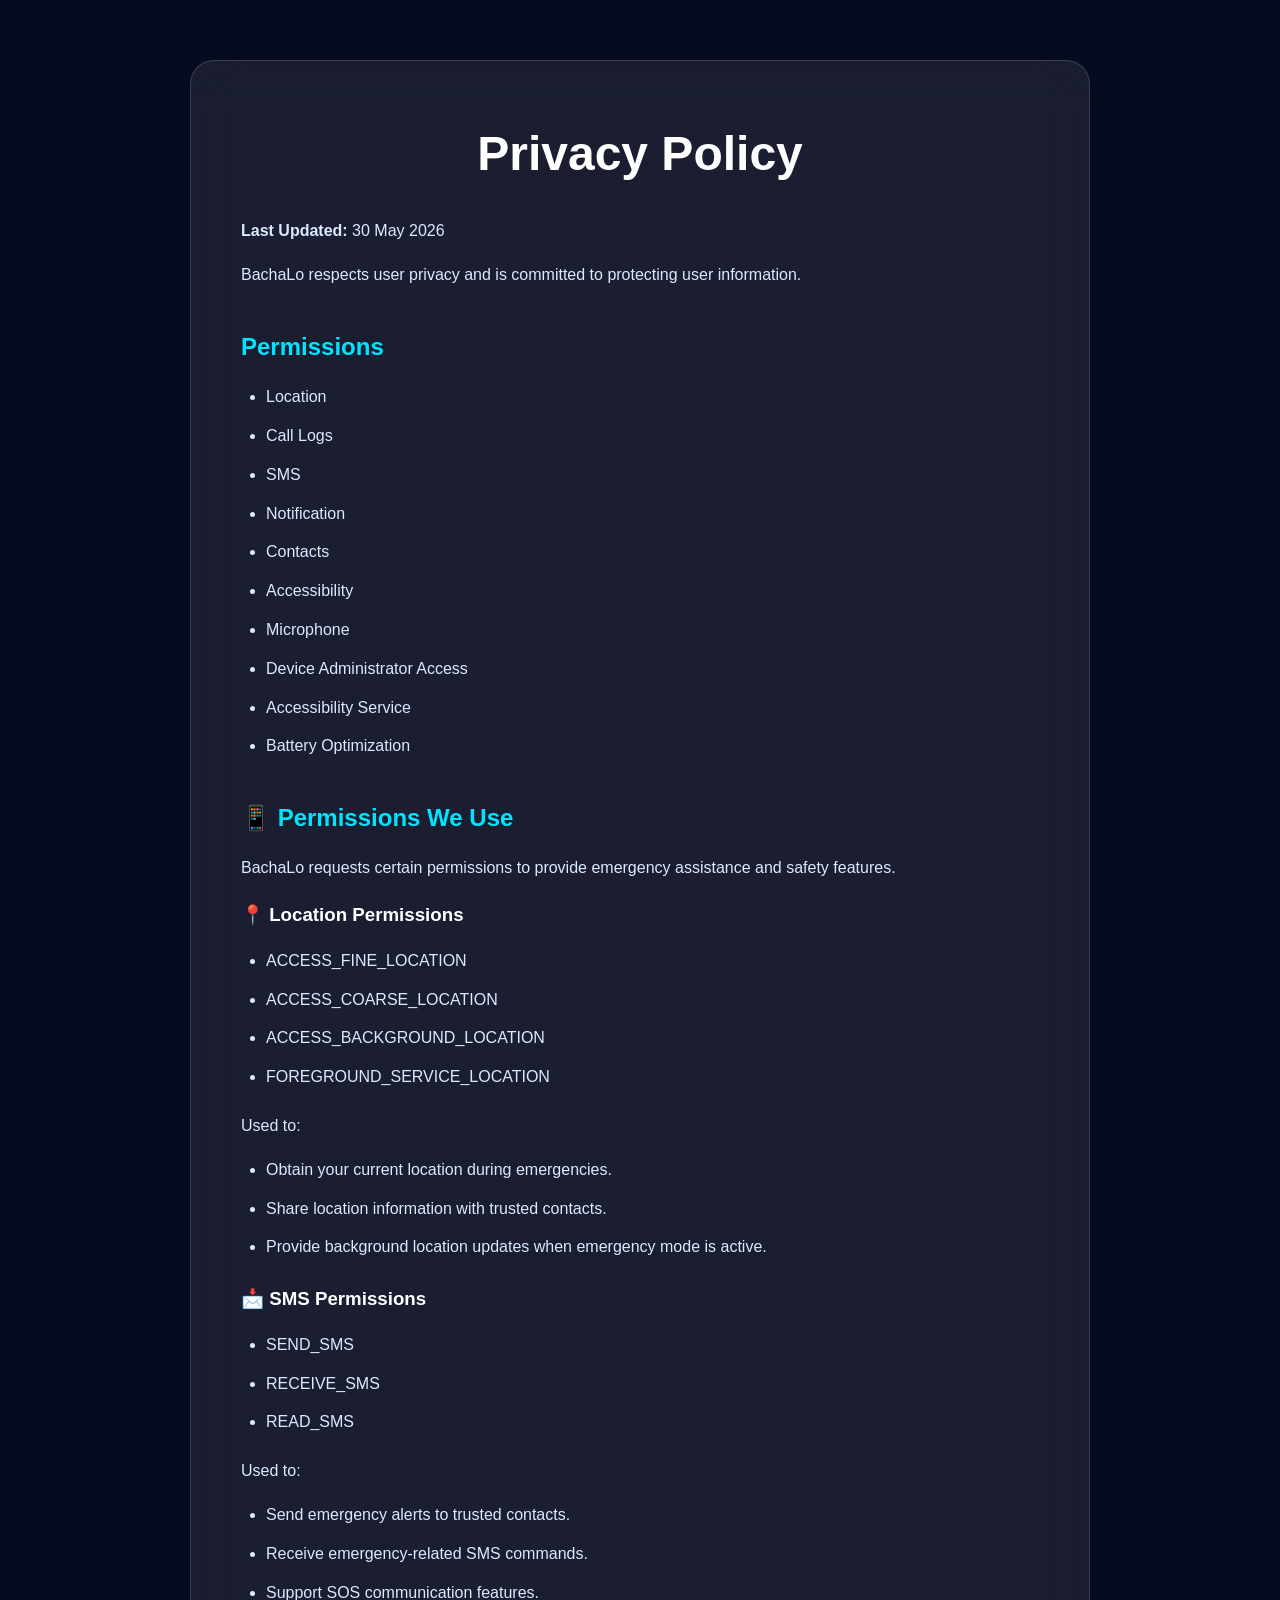
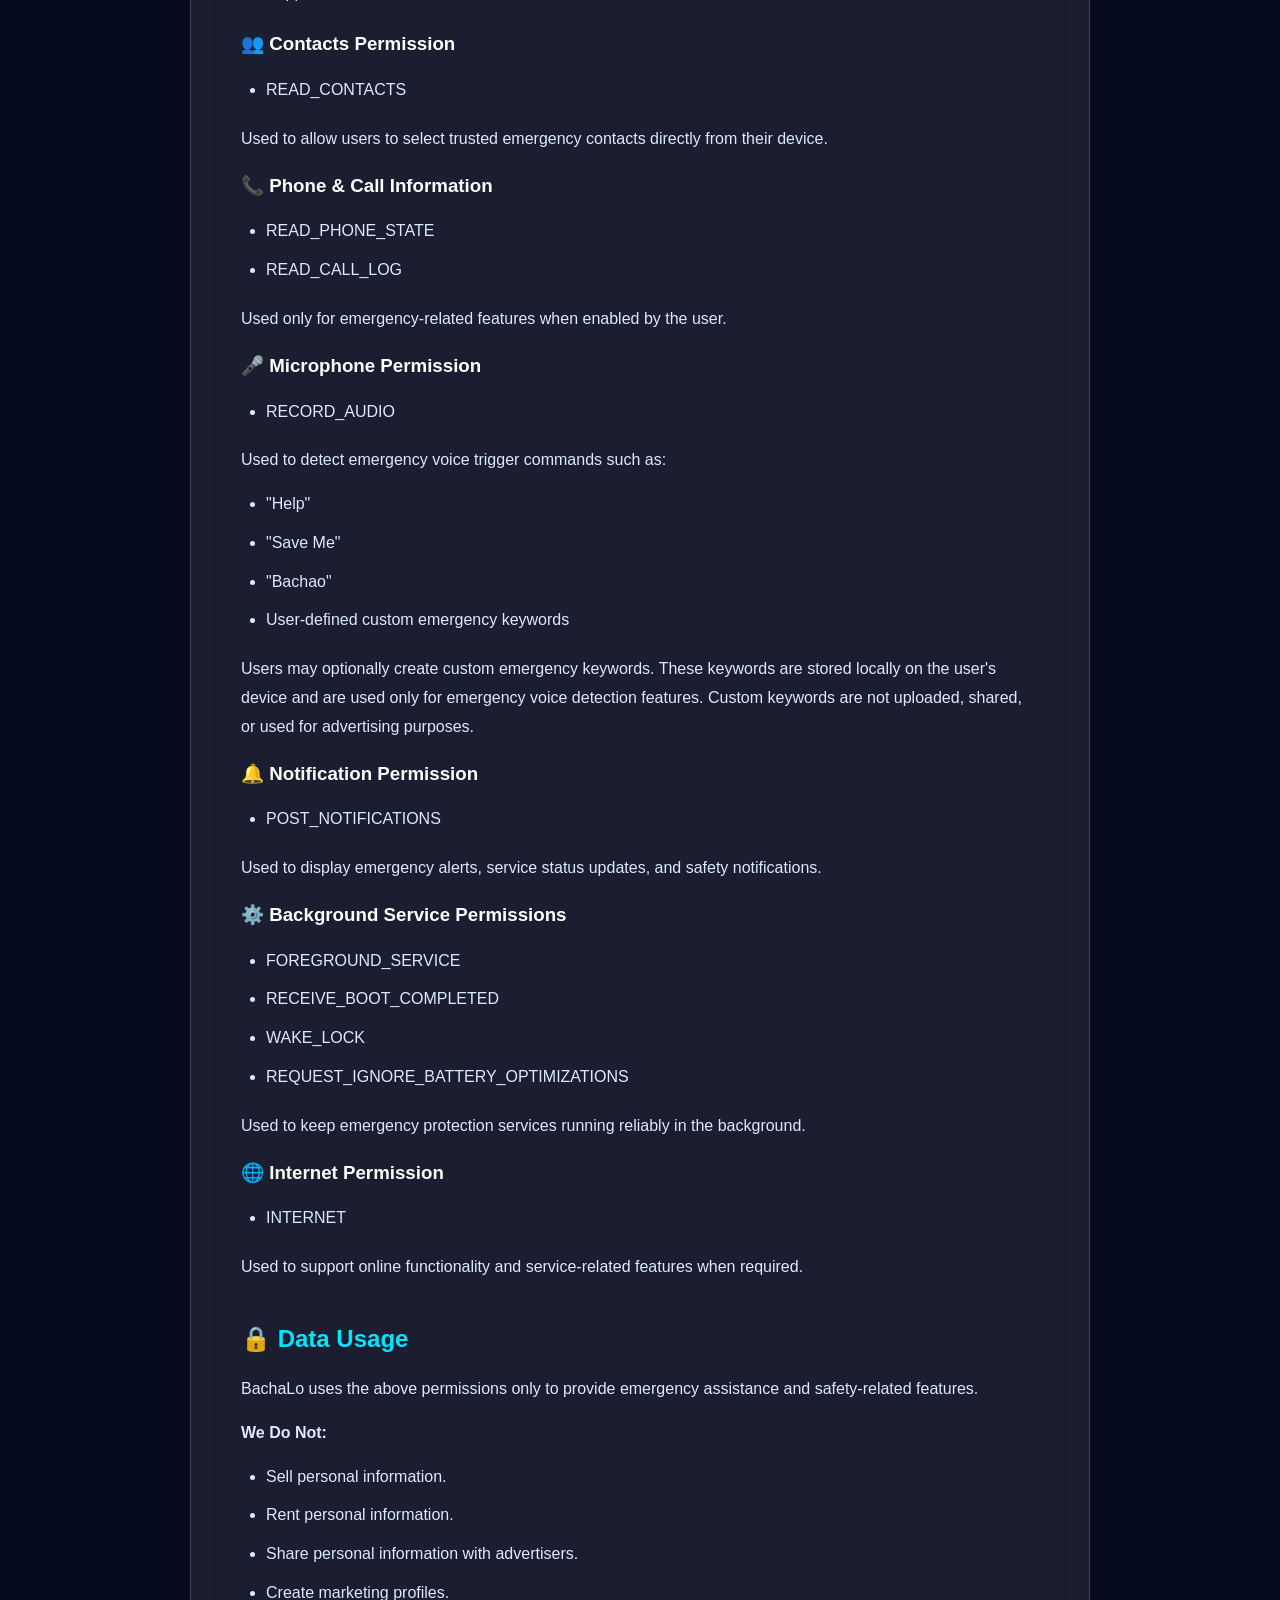
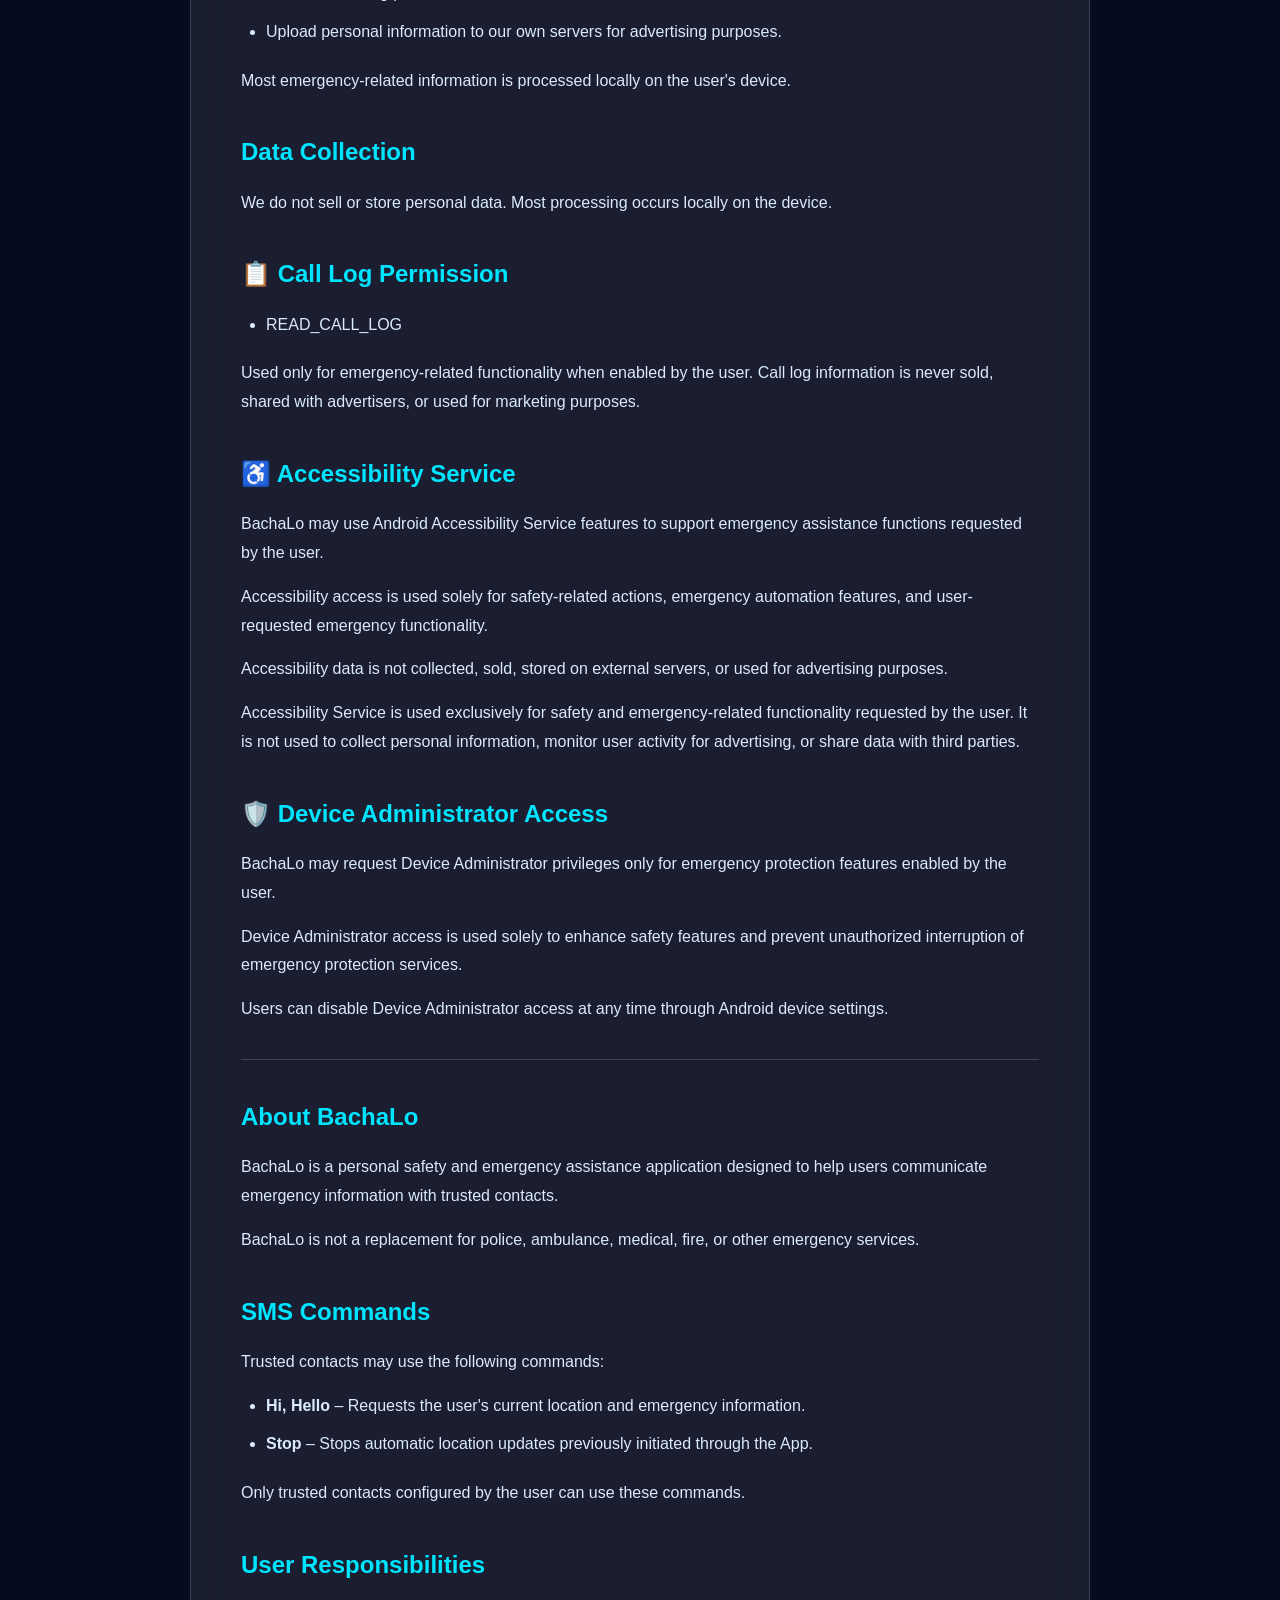
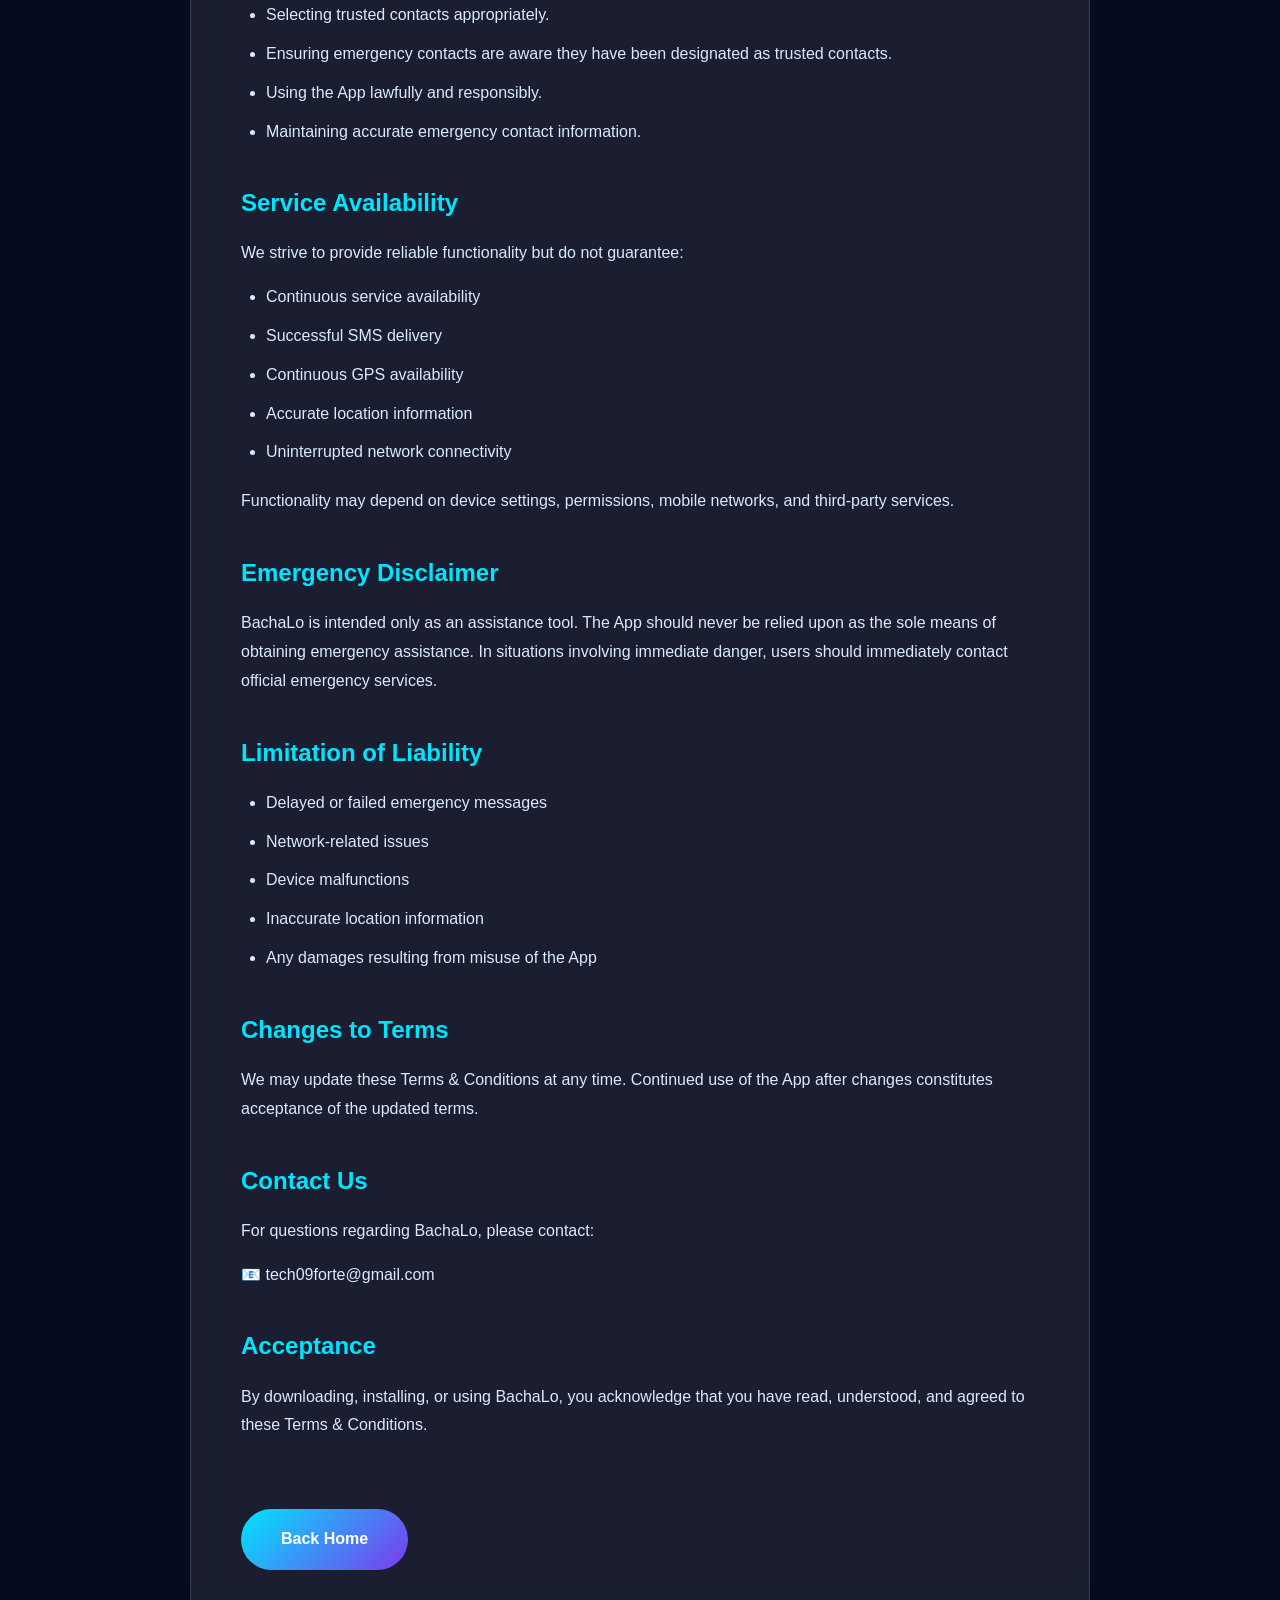
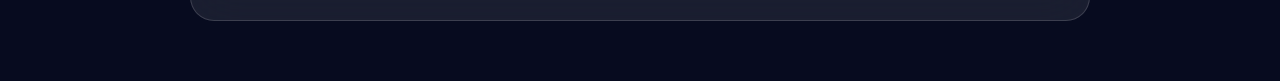
<file: privacy.html>
<!DOCTYPE html>
<html>
<head>
<meta charset="UTF-8">
<meta name="viewport" content="width=device-width, initial-scale=1.0">
<title>Privacy Policy - BachaLo</title>
<link rel="stylesheet" href="css/style.css">
</head>
<body>

<div class="policy glass">

<h1>Privacy Policy</h1>

<p><strong>Last Updated:</strong> 30 May 2026</p>

<p>
BachaLo respects user privacy and is committed to protecting user information.
</p>

<h2>Permissions</h2>

<ul>
<li>Location</li>
<li>Call Logs</li>
<li>SMS</li>
<li>Notification</li>
<li>Contacts</li>
<li>Accessibility</li>
<li>Microphone</li>
<li>Device Administrator Access</li>
<li>Accessibility Service</li>
<li>Battery Optimization</li>
</ul>

<h2>📱 Permissions We Use</h2>

<p>
BachaLo requests certain permissions to provide emergency assistance and safety features.
</p>

<h3>📍 Location Permissions</h3>

<ul>
<li>ACCESS_FINE_LOCATION</li>
<li>ACCESS_COARSE_LOCATION</li>
<li>ACCESS_BACKGROUND_LOCATION</li>
<li>FOREGROUND_SERVICE_LOCATION</li>
</ul>

<p>
Used to:
</p>

<ul>
<li>Obtain your current location during emergencies.</li>
<li>Share location information with trusted contacts.</li>
<li>Provide background location updates when emergency mode is active.</li>
</ul>

<h3>📩 SMS Permissions</h3>

<ul>
<li>SEND_SMS</li>
<li>RECEIVE_SMS</li>
<li>READ_SMS</li>
</ul>

<p>
Used to:
</p>

<ul>
<li>Send emergency alerts to trusted contacts.</li>
<li>Receive emergency-related SMS commands.</li>
<li>Support SOS communication features.</li>
</ul>

<h3>👥 Contacts Permission</h3>

<ul>
<li>READ_CONTACTS</li>
</ul>

<p>
Used to allow users to select trusted emergency contacts directly from their device.
</p>

<h3>📞 Phone & Call Information</h3>

<ul>
<li>READ_PHONE_STATE</li>
<li>READ_CALL_LOG</li>
</ul>

<p>
Used only for emergency-related features when enabled by the user.
</p>

<h3>🎤 Microphone Permission</h3>

<ul>
<li>RECORD_AUDIO</li>
</ul>

<p>
Used to detect emergency voice trigger commands such as:
</p>

<ul>
<li>"Help"</li>
<li>"Save Me"</li>
<li>"Bachao"</li>
<li>User-defined custom emergency keywords</li>
</ul>

<p>
Users may optionally create custom emergency keywords.
These keywords are stored locally on the user's device
and are used only for emergency voice detection features.
Custom keywords are not uploaded, shared, or used for advertising purposes.
</p>

<h3>🔔 Notification Permission</h3>

<ul>
<li>POST_NOTIFICATIONS</li>
</ul>

<p>
Used to display emergency alerts, service status updates, and safety notifications.
</p>

<h3>⚙️ Background Service Permissions</h3>

<ul>
<li>FOREGROUND_SERVICE</li>
<li>RECEIVE_BOOT_COMPLETED</li>
<li>WAKE_LOCK</li>
<li>REQUEST_IGNORE_BATTERY_OPTIMIZATIONS</li>
</ul>

<p>
Used to keep emergency protection services running reliably in the background.
</p>

<h3>🌐 Internet Permission</h3>

<ul>
<li>INTERNET</li>
</ul>

<p>
Used to support online functionality and service-related features when required.
</p>

<h2>🔒 Data Usage</h2>

<p>
BachaLo uses the above permissions only to provide emergency assistance and safety-related features.
</p>

<p><strong>We Do Not:</strong></p>

<ul>
<li>Sell personal information.</li>
<li>Rent personal information.</li>
<li>Share personal information with advertisers.</li>
<li>Create marketing profiles.</li>
<li>Upload personal information to our own servers for advertising purposes.</li>
</ul>

<p>
Most emergency-related information is processed locally on the user's device.
</p>

<h2>Data Collection</h2>

<p>
We do not sell or store personal data.
Most processing occurs locally on the device.
</p>

<h2>📋 Call Log Permission</h2>

<ul>
<li>READ_CALL_LOG</li>
</ul>

<p>
Used only for emergency-related functionality when enabled by the user.
Call log information is never sold, shared with advertisers, or used for marketing purposes.
</p>

<h2>♿ Accessibility Service</h2>

<p>
BachaLo may use Android Accessibility Service features to support
emergency assistance functions requested by the user.
</p>

<p>
Accessibility access is used solely for safety-related actions,
emergency automation features, and user-requested emergency functionality.
</p>

<p>
Accessibility data is not collected, sold, stored on external servers,
or used for advertising purposes.

<p>
Accessibility Service is used exclusively for safety and emergency-related functionality requested by the user. It is not used to collect personal information, monitor user activity for advertising, or share data with third parties.
</p>
</p>

<h2>🛡️ Device Administrator Access</h2>

<p>
BachaLo may request Device Administrator privileges only for
emergency protection features enabled by the user.
</p>

<p>
Device Administrator access is used solely to enhance safety features
and prevent unauthorized interruption of emergency protection services.
</p>

<p>
Users can disable Device Administrator access at any time
through Android device settings.
</p>

<hr>

<h2>About BachaLo</h2>

<p>
BachaLo is a personal safety and emergency assistance application designed to help users communicate emergency information with trusted contacts.
</p>

<p>
BachaLo is not a replacement for police, ambulance, medical, fire, or other emergency services.
</p>

<h2>SMS Commands</h2>

<p>Trusted contacts may use the following commands:</p>

<ul>
<li><strong>Hi, Hello</strong> – Requests the user's current location and emergency information.</li>
<li><strong>Stop</strong> – Stops automatic location updates previously initiated through the App.</li>
</ul>

<p>
Only trusted contacts configured by the user can use these commands.
</p>

<h2>User Responsibilities</h2>

<ul>
<li>Selecting trusted contacts appropriately.</li>
<li>Ensuring emergency contacts are aware they have been designated as trusted contacts.</li>
<li>Using the App lawfully and responsibly.</li>
<li>Maintaining accurate emergency contact information.</li>
</ul>

<h2>Service Availability</h2>

<p>
We strive to provide reliable functionality but do not guarantee:
</p>

<ul>
<li>Continuous service availability</li>
<li>Successful SMS delivery</li>
<li>Continuous GPS availability</li>
<li>Accurate location information</li>
<li>Uninterrupted network connectivity</li>
</ul>

<p>
Functionality may depend on device settings, permissions, mobile networks, and third-party services.
</p>

<h2>Emergency Disclaimer</h2>

<p>
BachaLo is intended only as an assistance tool.
The App should never be relied upon as the sole means of obtaining emergency assistance.
In situations involving immediate danger, users should immediately contact official emergency services.
</p>

<h2>Limitation of Liability</h2>

<ul>
<li>Delayed or failed emergency messages</li>
<li>Network-related issues</li>
<li>Device malfunctions</li>
<li>Inaccurate location information</li>
<li>Any damages resulting from misuse of the App</li>
</ul>

<h2>Changes to Terms</h2>

<p>
We may update these Terms & Conditions at any time.
Continued use of the App after changes constitutes acceptance of the updated terms.
</p>

<h2>Contact Us</h2>

<p>
For questions regarding BachaLo, please contact:
</p>

<p>
📧 tech09forte@gmail.com
</p>

<h2>Acceptance</h2>

<p>
By downloading, installing, or using BachaLo,
you acknowledge that you have read, understood,
and agreed to these Terms & Conditions.
</p>

<br>

<a href="index.html" class="support-btn">
Back Home
</a>

</div>

</body>
</html>
</file>
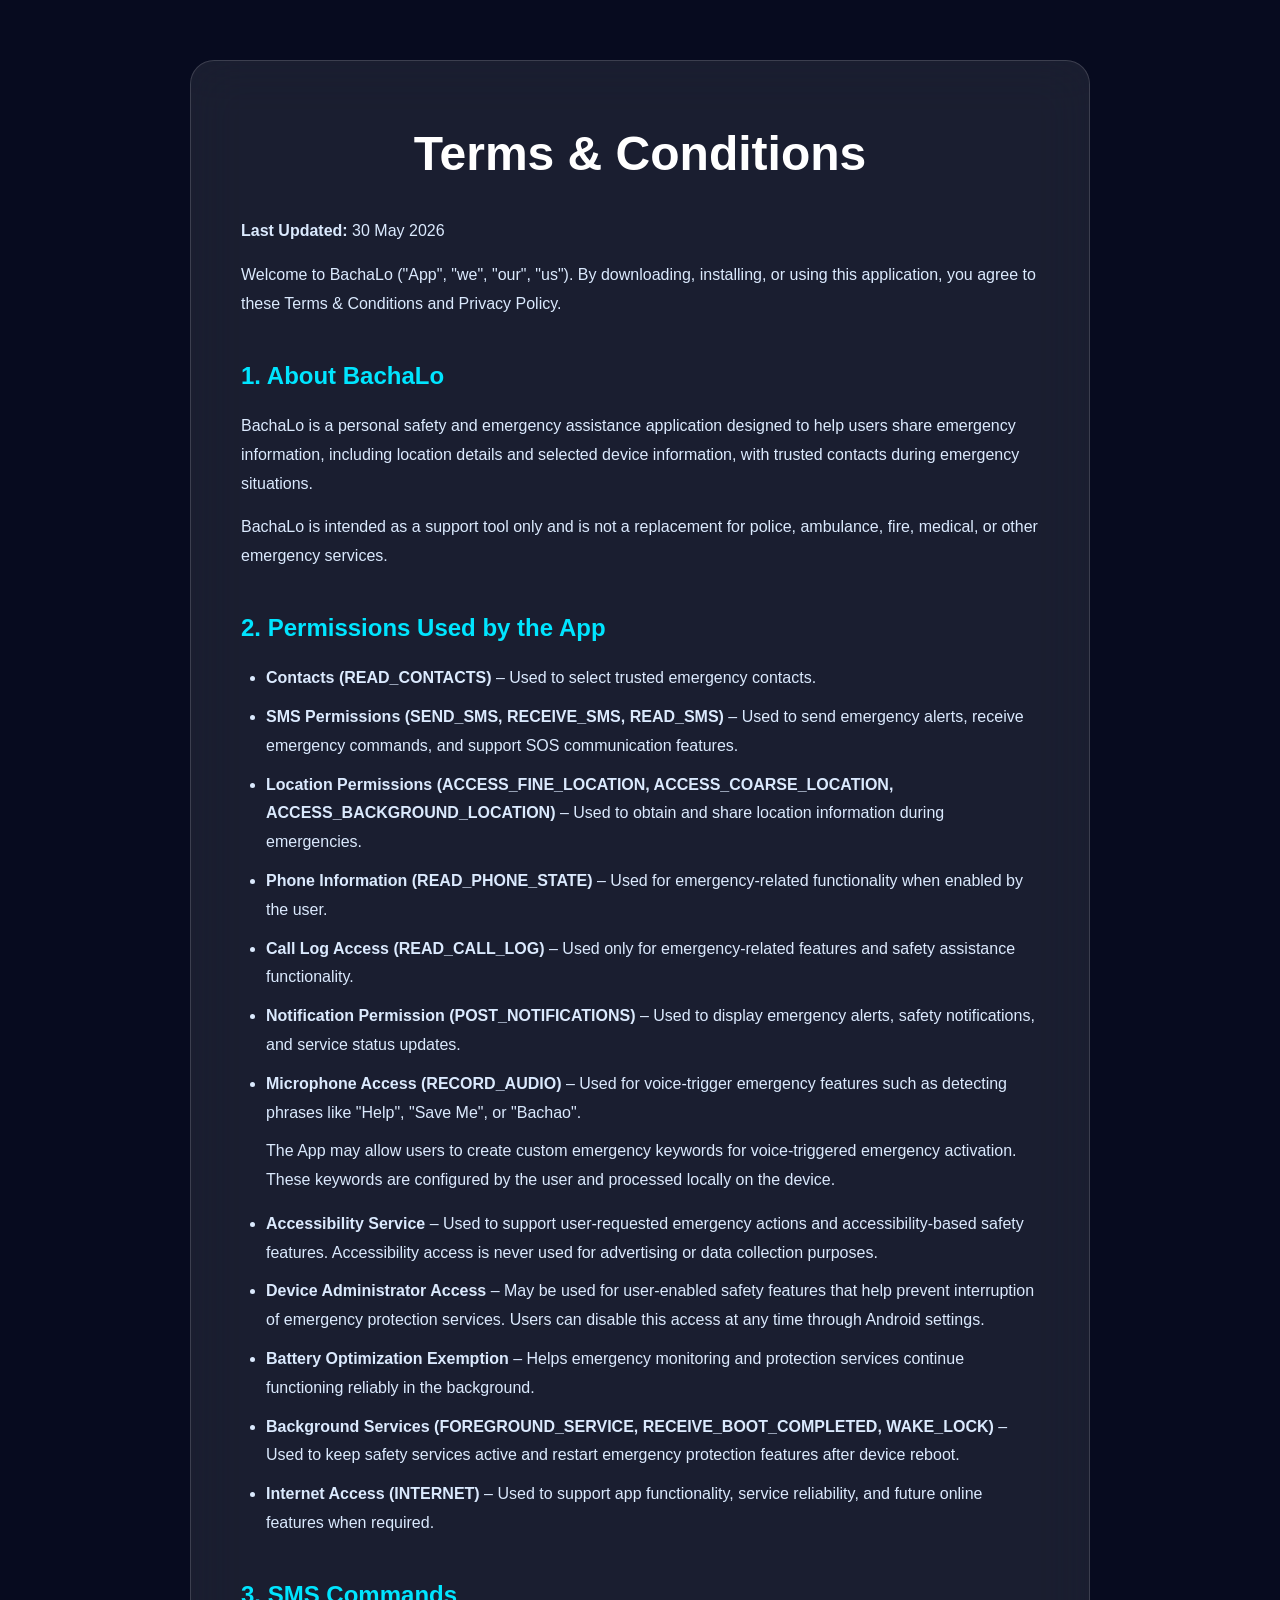
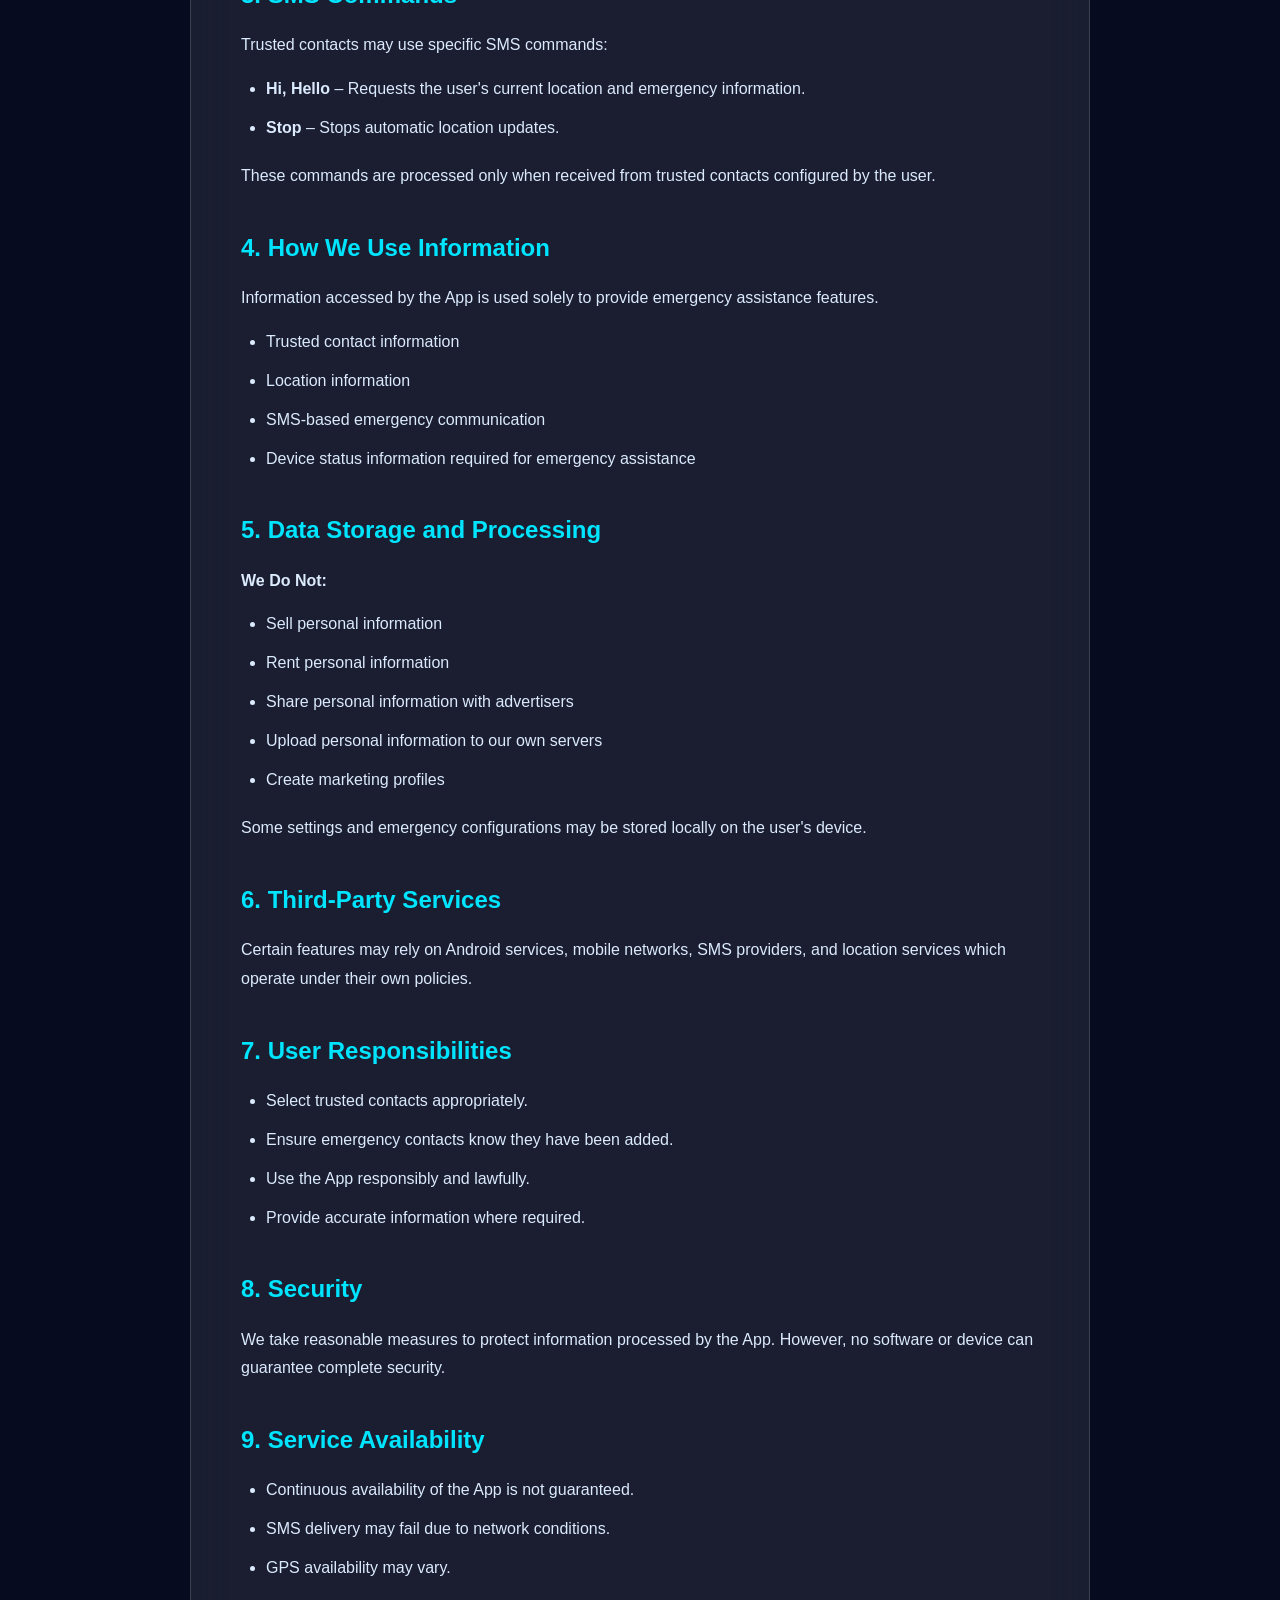
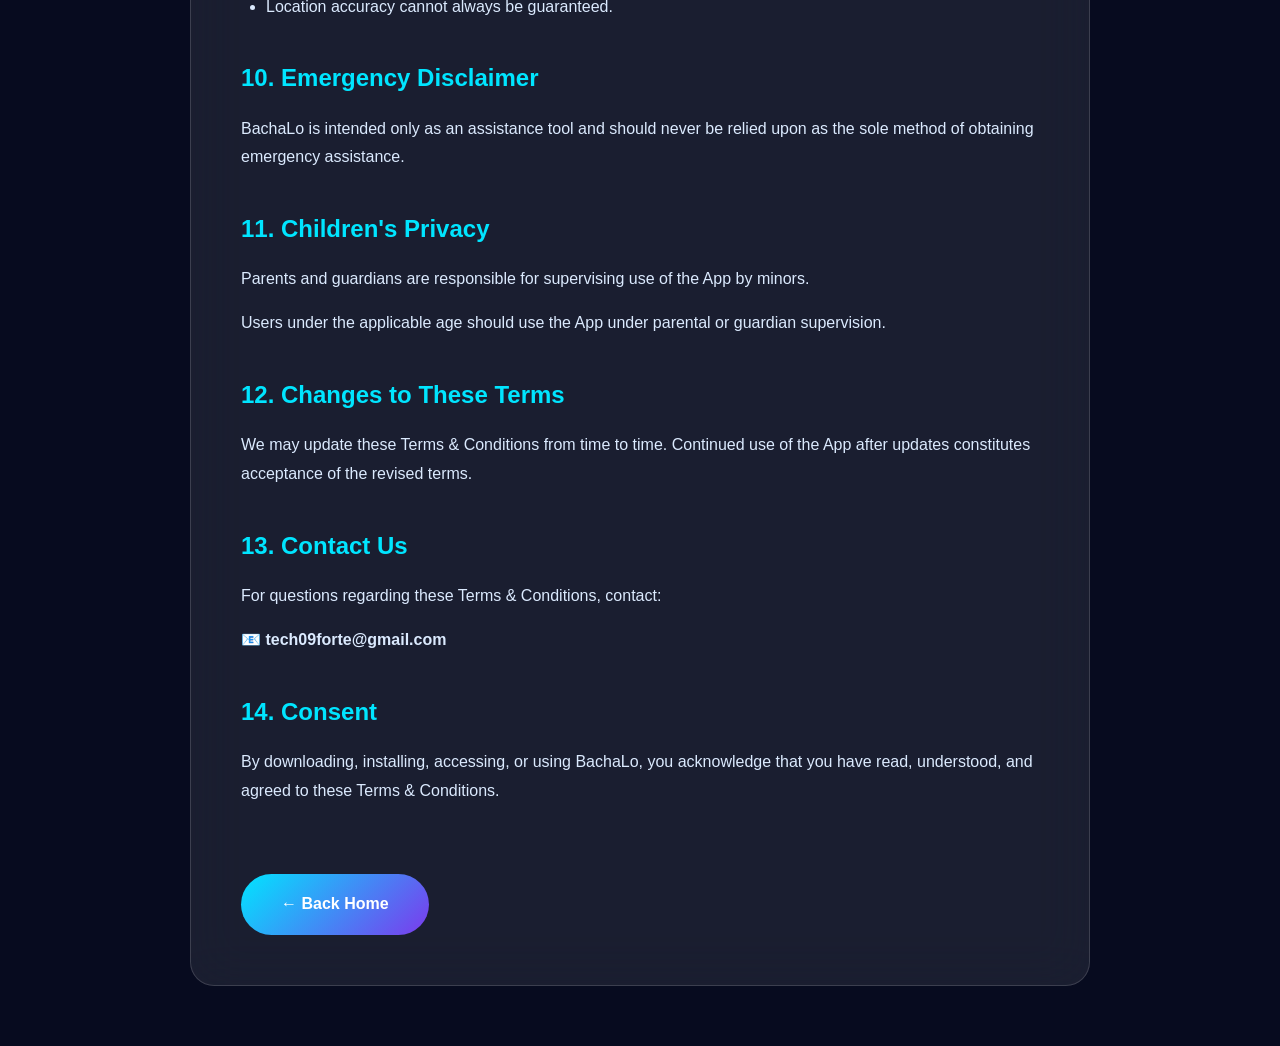
<file: terms.html>
<!DOCTYPE html>

<html>
<head>
<meta charset="UTF-8">
<meta name="viewport" content="width=device-width, initial-scale=1.0">
<title>Terms & Conditions - BachaLo</title>
<link rel="stylesheet" href="css/style.css">
</head>
<body>

<div class="policy glass">

<h1>Terms & Conditions</h1>

<p><strong>Last Updated:</strong> 30 May 2026</p>

<p>
Welcome to BachaLo ("App", "we", "our", "us"). By downloading,
installing, or using this application, you agree to these Terms &
Conditions and Privacy Policy.
</p>

<h2>1. About BachaLo</h2>

<p>
BachaLo is a personal safety and emergency assistance application designed
to help users share emergency information, including location details and
selected device information, with trusted contacts during emergency situations.
</p>

<p>
BachaLo is intended as a support tool only and is not a replacement for
police, ambulance, fire, medical, or other emergency services.
</p>

<h2>2. Permissions Used by the App</h2>

<ul>
	
<li><strong>Contacts (READ_CONTACTS)</strong> – Used to select trusted emergency contacts.</li>	

<li><strong>SMS Permissions (SEND_SMS, RECEIVE_SMS, READ_SMS)</strong> – Used to send emergency alerts, receive emergency commands, and support SOS communication features.</li>

<li><strong>Location Permissions (ACCESS_FINE_LOCATION, ACCESS_COARSE_LOCATION, ACCESS_BACKGROUND_LOCATION)</strong> – Used to obtain and share location information during emergencies.</li>

<li><strong>Phone Information (READ_PHONE_STATE)</strong> – Used for emergency-related functionality when enabled by the user.</li>

<li><strong>Call Log Access (READ_CALL_LOG)</strong> – Used only for emergency-related features and safety assistance functionality.</li>

<li><strong>Notification Permission (POST_NOTIFICATIONS)</strong> – Used to display emergency alerts, safety notifications, and service status updates.</li>

<li><strong>Microphone Access (RECORD_AUDIO)</strong> – Used for voice-trigger emergency features such as detecting phrases like "Help", "Save Me", or "Bachao".</li>

<p>
The App may allow users to create custom emergency keywords
for voice-triggered emergency activation. These keywords are
configured by the user and processed locally on the device.
</p>

<li><strong>Accessibility Service</strong> – Used to support user-requested emergency actions and accessibility-based safety features. Accessibility access is never used for advertising or data collection purposes.</li>

<li><strong>Device Administrator Access</strong> – May be used for user-enabled safety features that help prevent interruption of emergency protection services. Users can disable this access at any time through Android settings.</li>

<li><strong>Battery Optimization Exemption</strong> – Helps emergency monitoring and protection services continue functioning reliably in the background.</li>

<li><strong>Background Services (FOREGROUND_SERVICE, RECEIVE_BOOT_COMPLETED, WAKE_LOCK)</strong> – Used to keep safety services active and restart emergency protection features after device reboot.</li>

<li><strong>Internet Access (INTERNET)</strong> – Used to support app functionality, service reliability, and future online features when required.</li>

</ul>

<h2>3. SMS Commands</h2>

<p>
Trusted contacts may use specific SMS commands:
</p>

<ul>
<li><strong>Hi, Hello</strong> – Requests the user's current location and emergency information.</li>
<li><strong>Stop</strong> – Stops automatic location updates.</li>
</ul>

<p>
These commands are processed only when received from trusted contacts configured by the user.
</p>

<h2>4. How We Use Information</h2>

<p>
Information accessed by the App is used solely to provide emergency assistance features.
</p>

<ul>
<li>Trusted contact information</li>
<li>Location information</li>
<li>SMS-based emergency communication</li>
<li>Device status information required for emergency assistance</li>
</ul>

<h2>5. Data Storage and Processing</h2>

<p><strong>We Do Not:</strong></p>

<ul>
<li>Sell personal information</li>
<li>Rent personal information</li>
<li>Share personal information with advertisers</li>
<li>Upload personal information to our own servers</li>
<li>Create marketing profiles</li>
</ul>

<p>
Some settings and emergency configurations may be stored locally on the user's device.
</p>

<h2>6. Third-Party Services</h2>

<p>
Certain features may rely on Android services, mobile networks, SMS providers,
and location services which operate under their own policies.
</p>

<h2>7. User Responsibilities</h2>

<ul>
<li>Select trusted contacts appropriately.</li>
<li>Ensure emergency contacts know they have been added.</li>
<li>Use the App responsibly and lawfully.</li>
<li>Provide accurate information where required.</li>
</ul>

<h2>8. Security</h2>

<p>
We take reasonable measures to protect information processed by the App.
However, no software or device can guarantee complete security.
</p>

<h2>9. Service Availability</h2>

<ul>
<li>Continuous availability of the App is not guaranteed.</li>
<li>SMS delivery may fail due to network conditions.</li>
<li>GPS availability may vary.</li>
<li>Location accuracy cannot always be guaranteed.</li>
</ul>

<h2>10. Emergency Disclaimer</h2>

<p>
BachaLo is intended only as an assistance tool and should never be relied upon
as the sole method of obtaining emergency assistance.
</p>

<h2>11. Children's Privacy</h2>

<p>
Parents and guardians are responsible for supervising use of the App by minors.
</p>
<p>
Users under the applicable age should use the App under parental or guardian supervision.
</p>

<h2>12. Changes to These Terms</h2>

<p>
We may update these Terms & Conditions from time to time.
Continued use of the App after updates constitutes acceptance of the revised terms.
</p>

<h2>13. Contact Us</h2>

<p>
For questions regarding these Terms & Conditions, contact:
</p>

<p>
📧 <strong>tech09forte@gmail.com</strong>
</p>

<h2>14. Consent</h2>

<p>
By downloading, installing, accessing, or using BachaLo,
you acknowledge that you have read, understood,
and agreed to these Terms & Conditions.
</p>

<br>

<a href="index.html" class="support-btn">
← Back Home
</a>

</div>

</body>
</html>
</file>
<file: css/style.css>
*{
margin:0;
padding:0;
box-sizing:border-box;
font-family:Poppins,sans-serif;
}

body{
background:#070b1f;
color:white;
overflow-x:hidden;
}

#tsparticles{
position:fixed;
width:100%;
height:100%;
z-index:-1;
}

.glass{
background:rgba(255,255,255,.08);
backdrop-filter:blur(25px);
border:1px solid rgba(255,255,255,.15);
border-radius:24px;
}

.navbar{
display:flex;
justify-content:space-between;
padding:20px 40px;
margin:20px;
}

.brand{
display:flex;
align-items:center;
gap:12px;
}

.brand img{
width:50px;
border-radius:12px;
}

.hero{
display:flex;
align-items:center;
justify-content:center;
gap:50px;
padding:80px 20px;
}

.hero-content{
padding:40px;
max-width:600px;
}

.hero h1{
font-size:4rem;
}

.primary-btn,.apk-btn{
padding:14px 30px;
border-radius:50px;
background:#00e5ff;
color:black;
text-decoration:none;
font-weight:bold;
}

.phone-slider img{
width:300px;
border-radius:30px;
box-shadow:0 0 30px cyan;
}

.features,
.contact,
.faq,
#screenshots{
padding:80px 20px;
text-align:center;
}

.grid{
display:grid;
grid-template-columns:repeat(auto-fit,minmax(220px,1fr));
gap:20px;
margin-top:30px;
}

.card{
padding:30px;
}

.gallery{
display:flex;
gap:20px;
overflow:auto;
padding:20px;
}

.gallery img{
height:500px;
border-radius:20px;
}

.faq-box{
padding:25px;
margin:20px auto;
max-width:800px;
}

form{
max-width:700px;
margin:auto;
padding:30px;
display:flex;
flex-direction:column;
gap:20px;
}

input,textarea{
padding:15px;
border:none;
border-radius:10px;
}

button{
padding:15px;
cursor:pointer;
}

.policy{
max-width:900px;
margin:50px auto;
padding:40px;
}

*{
margin:0;
padding:0;
box-sizing:border-box;
font-family:Poppins,sans-serif;
}

body{
background:#070b1f;
color:white;
overflow-x:hidden;
}

#tsparticles{
position:fixed;
width:100%;
height:100%;
z-index:-1;
}

.glass{
background:rgba(255,255,255,.08);
backdrop-filter:blur(25px);
border:1px solid rgba(255,255,255,.15);
border-radius:24px;
}

.navbar{
display:flex;
justify-content:space-between;
padding:20px 40px;
margin:20px;
}

.brand{
display:flex;
align-items:center;
gap:12px;
}

.brand img{
width:50px;
border-radius:12px;
}

.hero{
display:flex;
align-items:center;
justify-content:center;
gap:50px;
padding:80px 20px;
}

.hero-content{
padding:40px;
max-width:600px;
}

.hero h1{
font-size:4rem;
}

.primary-btn,.apk-btn{
padding:14px 30px;
border-radius:50px;
background:#00e5ff;
color:black;
text-decoration:none;
font-weight:bold;
}

.phone-slider img{
width:300px;
border-radius:30px;
box-shadow:0 0 30px cyan;
}

.features,
.contact,
.faq,
#screenshots{
padding:80px 20px;
text-align:center;
}

.grid{
display:grid;
grid-template-columns:repeat(auto-fit,minmax(220px,1fr));
gap:20px;
margin-top:30px;
}

.card{
padding:30px;
}

.gallery{
display:flex;
gap:20px;
overflow:auto;
padding:20px;
}

.gallery img{
height:500px;
border-radius:20px;
}

.faq-box{
padding:25px;
margin:20px auto;
max-width:800px;
}

form{
max-width:700px;
margin:auto;
padding:30px;
display:flex;
flex-direction:column;
gap:20px;
}

input,textarea{
padding:15px;
border:none;
border-radius:10px;
}

button{
padding:15px;
cursor:pointer;
}

/*.policy{
max-width:900px;
margin:50px auto;
padding:40px;
}*/

.policy{
    max-width:900px;
    margin:60px auto;
    padding:50px;
    line-height:1.8;
}

.policy h1{
    text-align:center;
    margin-bottom:20px;
    font-size:3rem;
}

.policy h2{
    margin-top:35px;
    margin-bottom:15px;
    color:#00e5ff;
}

.policy p{
    margin-bottom:15px;
    color:#dbeafe;
}

.policy ul{
    margin:15px 0 20px 25px;
}

.policy li{
    margin-bottom:10px;
    color:#dbeafe;
}

.policy hr{
    margin:35px 0;
    border:none;
    height:1px;
    background:rgba(255,255,255,.15);
}


.contact-section{
    padding:100px 20px;
    display:flex;
    justify-content:center;
    align-items:center;
    margin:auto;
}

.contact-card{
    width:100%;
    max-width:750px;

    display:flex;
    flex-direction:column;
    margin:auto;

    align-items:center;
    justify-content:center;

    text-align:center;

    padding:50px;

    background:rgba(255,255,255,.08);
    backdrop-filter:blur(25px);
    border:1px solid rgba(255,255,255,.15);
    border-radius:30px;
    box-shadow:0 8px 40px rgba(0,0,0,.35);
}

.support-btn{
    display:inline-block;
    margin-top:25px;
    padding:16px 40px;
    border-radius:50px;
    text-decoration:none;
    font-weight:600;

    color:#ffffff; /* White Text */

    background:linear-gradient(
        135deg,
        #00e5ff,
        #7c3aed
    );
}

.support-btn:hover{
    color:#ffffff;
}

.cookie-banner{
    position:fixed;
    bottom:20px;
    left:20px;
    right:20px;
    max-width:700px;
    margin:auto;

    background:rgba(17,24,39,.95);
    backdrop-filter:blur(20px);

    border:1px solid rgba(255,255,255,.15);
    border-radius:16px;

    padding:20px;
    z-index:999999;

    display:none;
    text-align:center;
}

.cookie-banner p{
    margin-bottom:12px;
    color:#dbeafe;
}

.cookie-banner button{
    padding:10px 24px;
    border:none;
    border-radius:30px;
    background:#00e5ff;
    color:black;
    font-weight:600;
    cursor:pointer;
}
</file>
